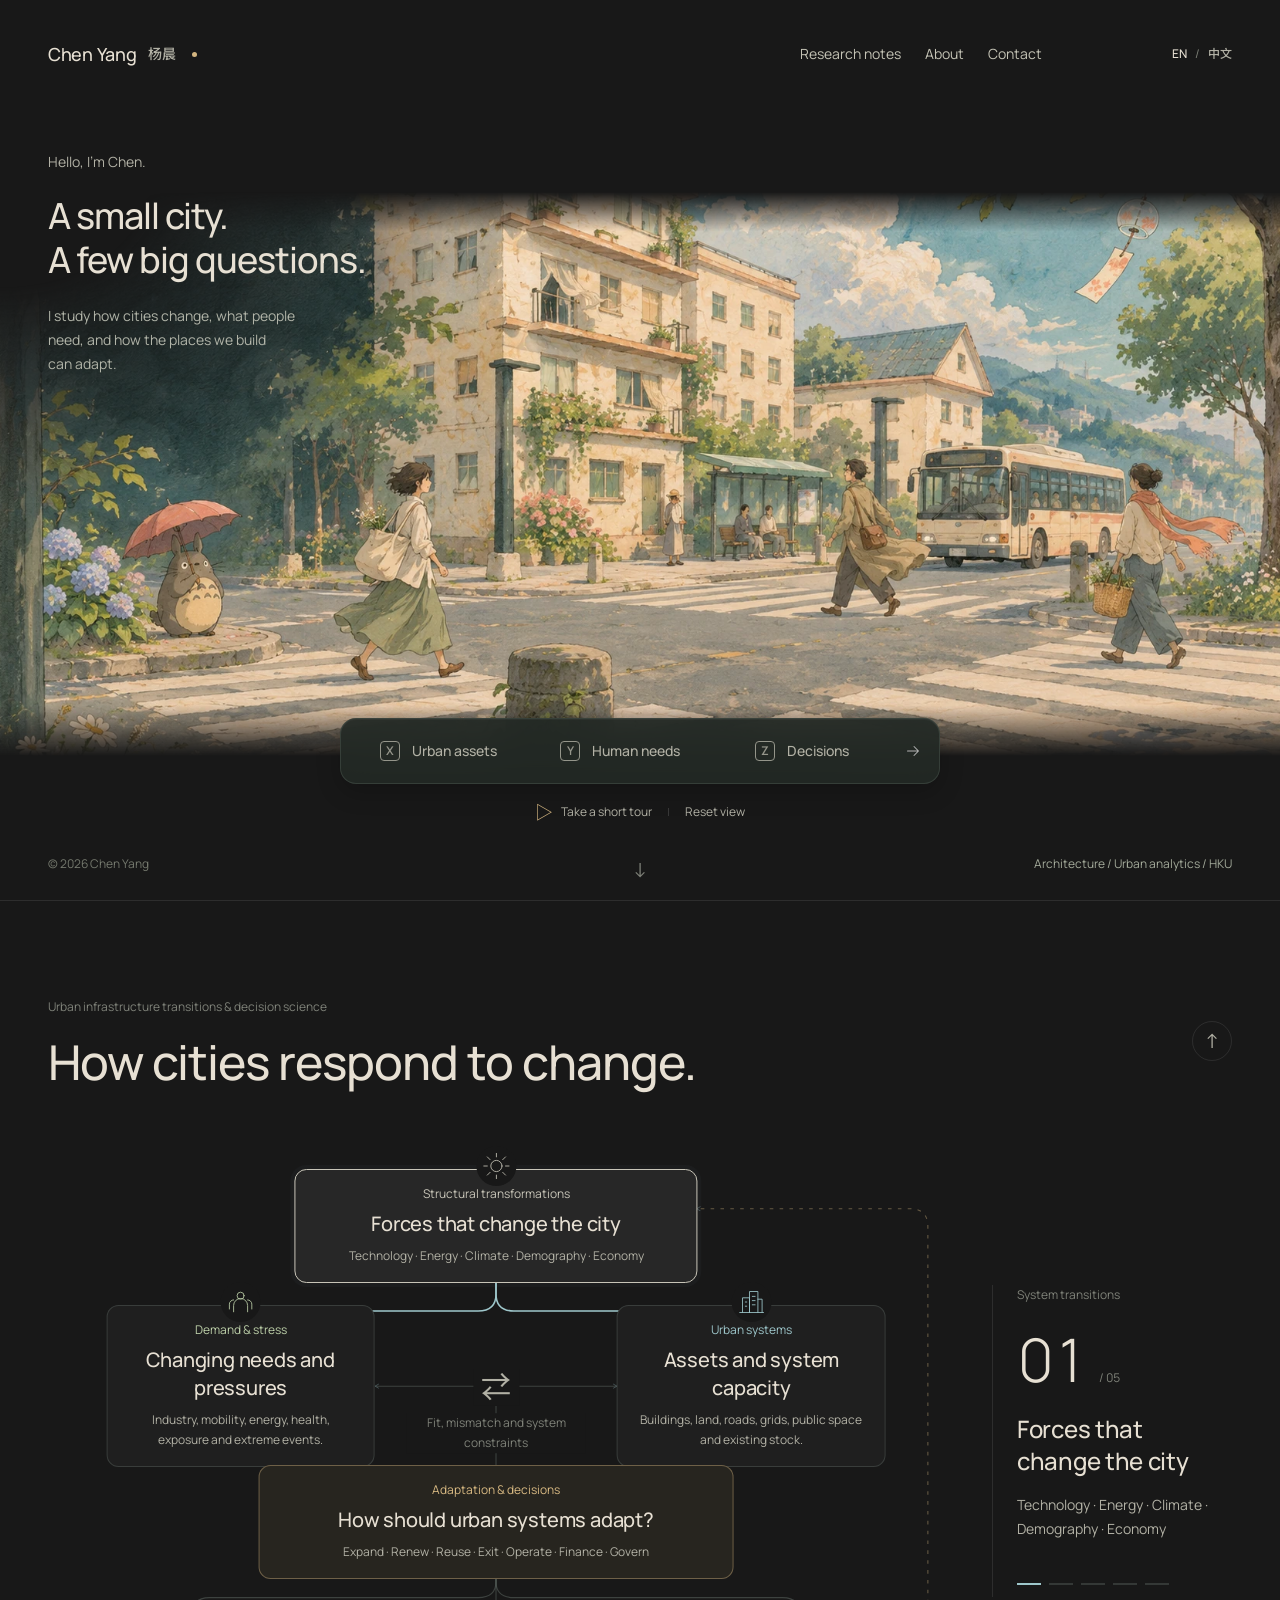
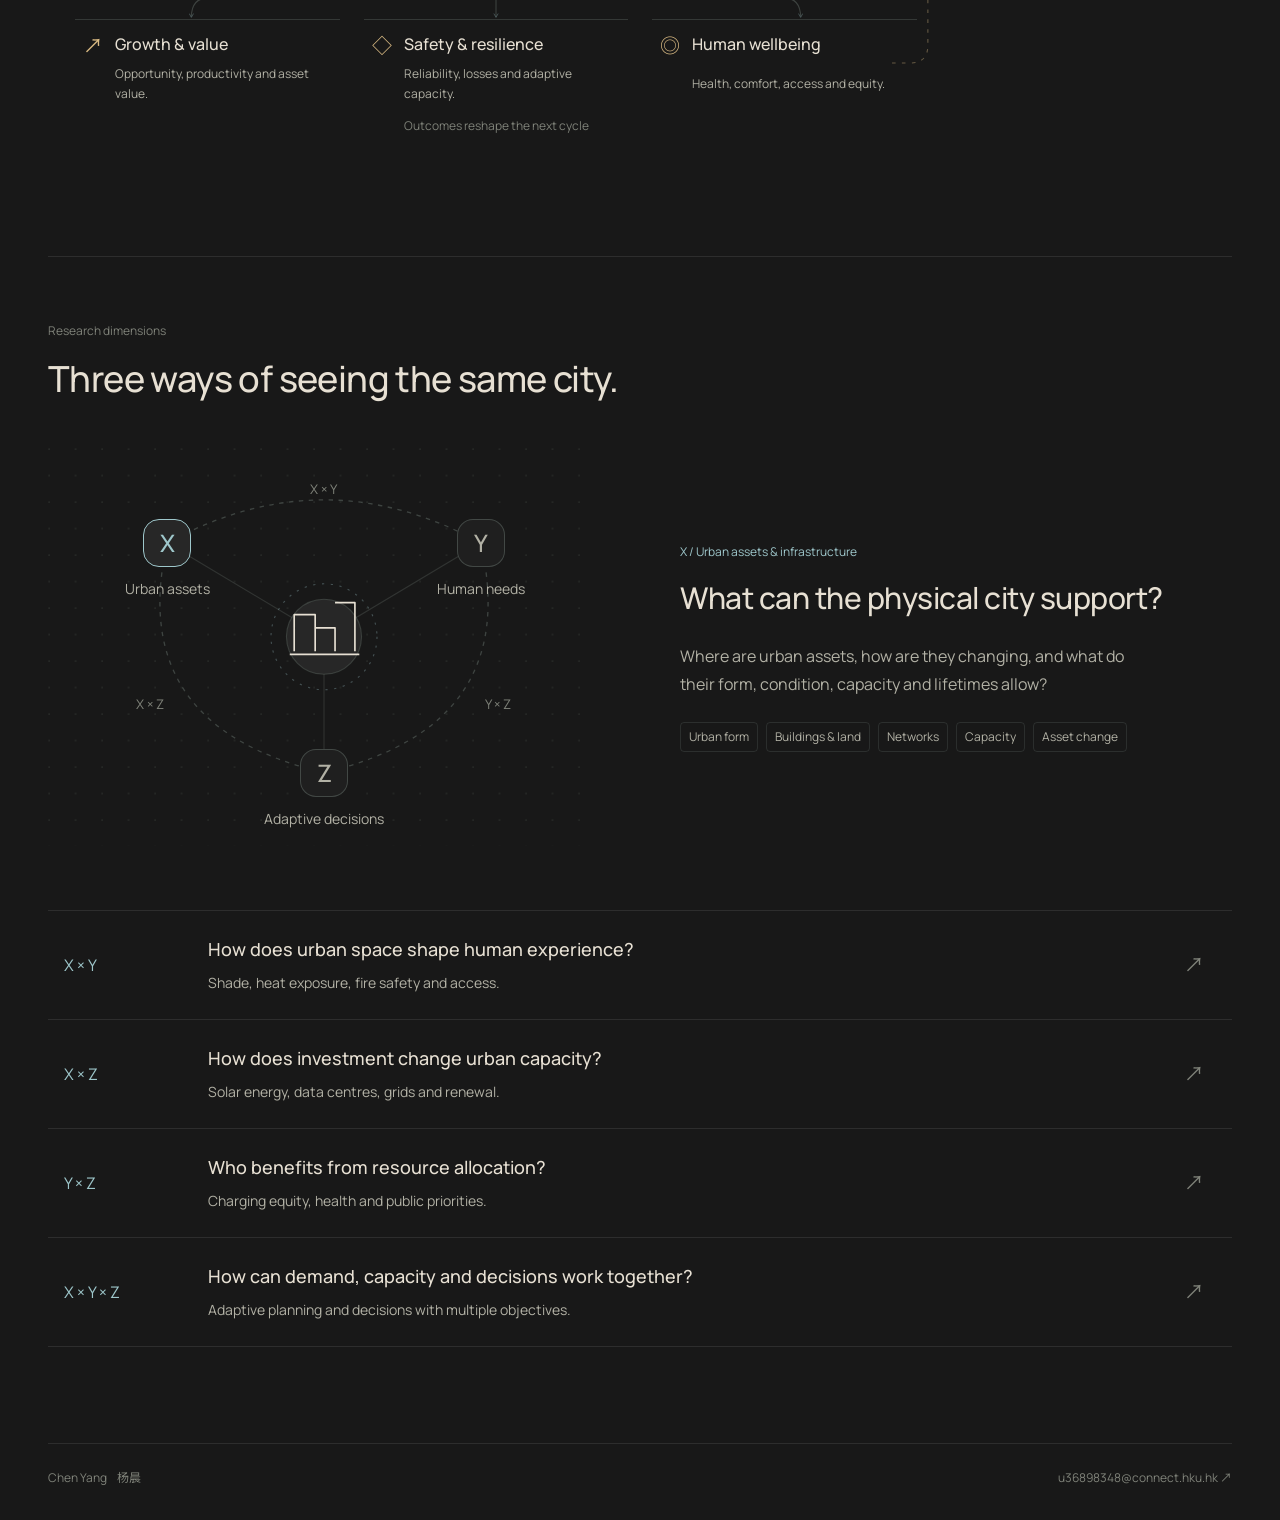
<file: index.html>
<!doctype html>
<html lang="en" data-lens="base"><head><meta name="site-revision" content="1e2f8ba561a5"><meta charset="utf-8"><meta name="viewport" content="width=device-width, initial-scale=1, viewport-fit=cover"><meta name="theme-color" content="#181818"><meta name="description" content="Chen Yang’s urban observatory. Explore how urban assets, human needs and adaptive decisions connect through an interactive concept city."><meta property="og:title" content="Chen Yang"><meta property="og:description" content="A small city. A few big questions."><meta property="og:type" content="website"><meta property="og:image" content="assets/social-preview.png"><meta name="twitter:card" content="summary_large_image"><title>Chen Yang</title><link rel="icon" href="assets/favicon.svg?v=1774f4397c32" type="image/svg+xml"><link rel="stylesheet" href="styles.css?v=3da7d14c31b5"><script src="content.js?v=85b2a2e9872e" defer></script><script src="observatory.js?v=2f22bfce1967" defer></script><script src="framework.js?v=52f0044e3d02" defer></script><script src="city-scene.js?v=52493d531a60" defer></script></head>
<body><a href="#chapter-title" class="skip-link" data-ui="skip">Skip to the current research question</a>
<header class="site-header"><a class="signature" href="#home" aria-label="Chen Yang home">Chen Yang <span lang="zh-CN">杨晨</span><span class="signature-dot" aria-hidden="true"></span></a><nav aria-label="Main navigation"><button data-open="research" data-ui="navResearch">Research notes</button><button data-open="about" data-ui="navAbout">About</button><button data-open="contact" data-ui="navContact">Contact</button></nav><div class="site-settings"><button id="lamp-button" aria-pressed="true" aria-label="Turn the desk light off"><span class="lamp-icon" aria-hidden="true">☼</span><span data-ui="light">Light</span></button><div class="language" role="group" aria-label="Website language"><button data-lang="en" aria-pressed="true">EN</button><span>/</span><button data-lang="zh" aria-pressed="false" lang="zh-CN">中文</button></div></div></header>
<main><section class="observatory" id="home"><section class="welcome" aria-labelledby="welcome-title"><p data-ui="greeting">Hello, I’m Chen.</p><h1 id="welcome-title"><span data-ui="headline1">A small city.</span><span data-ui="headline2">A few big questions.</span></h1><p class="welcome-copy" data-ui="welcome">I study how cities change, what people need, and how the places we build can adapt.</p></section>
<figure class="world" id="world" tabindex="-1" aria-label="Interactive city model"><canvas id="city-canvas" role="img" aria-label="Interactive city model"></canvas><div class="scene-tools"><button id="time-button" data-time="auto" aria-label="Day / night"><span id="time-icon" aria-hidden="true">☼</span><time id="city-clock">10:00</time><span data-ui="dayCycle">Day / night</span></button><div class="zoom-tools"><button id="zoom-out" aria-label="Zoom out">−</button><button id="zoom-in" aria-label="Zoom in">+</button></div></div><div class="scene-status" id="scene-status" aria-live="polite" data-ui="sceneLoading">Preparing the research table…</div></figure><aside id="object-popover" class="object-popover" aria-labelledby="object-title" aria-live="polite" hidden><button id="object-close" aria-label="Close selection">×</button><p id="object-kicker"></p><h3 id="object-title"></h3><p id="object-description"></p><button id="object-open"><span data-ui="openNote">Open note</span><img src="assets/icons/arrow-up-right.svg" alt="" width="16" height="16"></button></aside>
<section class="chapter" hidden aria-labelledby="chapter-title" aria-live="polite"><p class="chapter-overline"><span id="chapter-number">01</span><span id="chapter-label">The physical city</span></p><h2 id="chapter-title" tabindex="-1"></h2><p id="chapter-description"></p><button class="chapter-link" id="chapter-notes"><span data-ui="followQuestion">Follow this question</span><img src="assets/icons/arrow-right.svg" alt="" width="20" height="20"></button></section>
<div class="scene-controls"><div class="view-selector" role="group" aria-label="Research perspectives"><span class="selector-indicator" aria-hidden="true"></span><button data-view="assets" aria-pressed="false"><span class="view-number">X</span><span data-ui="viewAssets">Urban assets</span></button><button data-view="people" aria-pressed="false"><span class="view-number">Y</span><span data-ui="viewPeople">Human needs</span></button><button data-view="decisions" aria-pressed="false"><span class="view-number">Z</span><span data-ui="viewDecisions">Adaptive decisions</span></button><button id="next-chapter" class="next-chapter" aria-label="Next chapter"><img src="assets/icons/arrow-right.svg" alt="" width="20" height="20"></button></div><div class="playback-controls"><button id="tour-button" aria-pressed="false"><span id="tour-symbol" aria-hidden="true">▷</span><span data-ui="playTour">Take a short tour</span></button><span class="control-divider" aria-hidden="true"></span><button id="reset-camera" data-ui="reset">Reset view</button></div></div>
<footer class="scene-footer"><span>© 2026 Chen Yang</span><button data-open="about" data-ui="footerIdentity">Architecture / Urban analytics / HKU</button></footer><a href="#framework-panel" class="scroll-cue" aria-label="Research framework">↓</a>
</section><section class="framework-story" id="framework-panel" aria-labelledby="framework-title">
 <header class="research-heading"><p class="research-eyebrow" data-fw="identity">Urban infrastructure transitions &amp; decision science</p><h2 id="framework-title" data-fw="title">How cities respond to change.</h2><a class="back-to-city" href="#home" aria-label="Back to the city">↑</a></header>
 <div class="system-layout">
  <div class="system-diagram" id="process-view" aria-label="Urban system transitions" data-stage="0">
   <svg class="system-links" viewBox="0 0 1000 640" aria-hidden="true"><defs><marker id="fw-arrow" viewBox="0 0 10 10" refX="8" refY="5" markerWidth="5" markerHeight="5" orient="auto-start-reverse"><path d="M1 1 8 5 1 9" fill="none" stroke="currentColor" stroke-width="1.5"/></marker></defs>
    <path class="frame-route" id="route-demand" d="M500 130V155Q500 174 480 174H235Q215 174 215 197"/>
    <path class="frame-route" id="route-capacity" d="M500 130V155Q500 174 520 174H765Q785 174 785 197"/>
    <path class="frame-route coupling-route" id="route-coupling" d="M365 258H635"/>
    <path class="frame-route" id="route-decision" d="M500 280V360"/>
    <path class="frame-route" id="route-growth" d="M500 460V476Q500 494 480 494H180Q160 494 160 516"/>
    <path class="frame-route" id="route-resilience" d="M500 460V516"/>
    <path class="frame-route" id="route-wellbeing" d="M500 460V476Q500 494 520 494H820Q840 494 840 516"/>
    <path class="frame-route feedback-route" id="route-feedback" d="M942 567H962Q982 567 982 547V80Q982 60 962 60H724"/>
    <g class="flow-points"><circle data-flow="route-demand" r="3.5"/><circle data-flow="route-capacity" r="3.5"/><circle data-flow="route-decision" r="3.5"/><circle data-flow="route-growth" r="3.5"/><circle data-flow="route-resilience" r="3.5"/><circle data-flow="route-wellbeing" r="3.5"/><circle data-flow="route-feedback" r="3.5"/></g>
   </svg>
   <button class="system-node forces-node" data-fw-stage="0" aria-pressed="true"><span class="system-symbol" aria-hidden="true"><svg viewBox="0 0 40 40"><circle cx="20" cy="20" r="8"/><path d="M20 2v5m0 26v5M2 20h5m26 0h5M7 7l4 4m18 18 4 4M7 33l4-4m18-18 4-4"/></svg></span><span class="system-label" data-fw="transformationLabel">Structural transformations</span><strong data-fw="transformationTitle">Forces that change the city</strong><span class="system-body" data-fw="transformations">Technology · Energy · Climate · Demography · Economy</span></button>
   <button class="system-node needs-node" data-fw-stage="1" aria-pressed="false"><span class="system-symbol" aria-hidden="true"><svg viewBox="0 0 40 40"><circle cx="20" cy="11" r="5"/><path d="M10 34v-9a10 10 0 0 1 20 0v9M4 30v-7a6 6 0 0 1 6-6m26 13v-7a6 6 0 0 0-6-6"/></svg></span><span class="system-label" data-fw="demandLabel">Demand &amp; stress</span><strong data-fw="demandTitle">Changing needs and pressures</strong><span class="system-body" data-fw="demandText">Industry, mobility, energy, health, exposure and extreme events.</span></button>
   <div class="system-coupling"><span aria-hidden="true">⇄</span><p data-fw="coupling">Fit, mismatch and system constraints</p></div>
   <button class="system-node capacity-system" data-fw-stage="2" aria-pressed="false"><span class="system-symbol" aria-hidden="true"><svg viewBox="0 0 40 40"><path d="M3 35h34M7 35V14h10v21m0 0V5h12v30m0-19h6v19M11 20h2m-2 6h2m8-14h4m-4 6h4m-4 6h4"/></svg></span><span class="system-label" data-fw="capacityLabel">Urban systems</span><strong data-fw="capacityTitle">Assets and system capacity</strong><span class="system-body" data-fw="capacityText">Buildings, land, roads, grids, public space and existing stock.</span></button>
   <button class="system-node choice-node" data-fw-stage="3" aria-pressed="false"><span class="system-label" data-fw="decisionLabel">Adaptation &amp; decisions</span><strong data-fw="decisionTitle">How should urban systems adapt?</strong><span class="system-body" data-fw="decisionText">Expand · Renew · Reuse · Exit · Operate · Finance · Govern</span></button>
   <div class="system-outcomes"><button data-fw-stage="4" data-outcome="growth" aria-pressed="false"><span aria-hidden="true">↗</span><strong data-fw="growth">Growth &amp; value</strong><small data-fw="growthText">Opportunity, productivity and asset value.</small></button><button data-fw-stage="4" data-outcome="resilience" aria-pressed="false"><span aria-hidden="true">◇</span><strong data-fw="resilience">Safety &amp; resilience</strong><small data-fw="resilienceText">Reliability, losses and adaptive capacity.</small></button><button data-fw-stage="4" data-outcome="wellbeing" aria-pressed="false"><span aria-hidden="true">◎</span><strong data-fw="wellbeing">Human wellbeing</strong><small data-fw="wellbeingText">Health, comfort, access and equity.</small></button></div>
   <p class="system-feedback" data-fw="feedback">Outcomes reshape the next cycle</p>
  </div>
  <aside class="stage-story"><p class="research-eyebrow" data-fw="process">System transitions</p><p class="stage-counter"><span id="stage-number">01</span><span>/ 05</span></p><h3 id="stage-title"></h3><p id="stage-description"></p><div class="stage-progress" role="group" aria-label="System stages"><button data-fw-stage="0" aria-label="Stage 1" aria-pressed="true"></button><button data-fw-stage="1" aria-label="Stage 2" aria-pressed="false"></button><button data-fw-stage="2" aria-label="Stage 3" aria-pressed="false"></button><button data-fw-stage="3" aria-label="Stage 4" aria-pressed="false"></button><button data-fw-stage="4" aria-label="Stage 5" aria-pressed="false"></button></div></aside>
 </div>
 <section class="dimensions-section" id="axes-view" aria-labelledby="dimensions-title">
  <header class="dimensions-heading"><p class="research-eyebrow" data-fw="axes">Research dimensions</p><h3 id="dimensions-title" data-fw="dimensionsTitle">Three ways of seeing the same city.</h3></header>
  <div class="dimensions-layout"><div class="axes-map dimensions-map" data-axis="assets"><svg viewBox="0 0 500 360" aria-hidden="true"><defs><pattern id="dimension-grid" width="24" height="24" patternUnits="userSpaceOnUse"><circle cx="1" cy="1" r=".7" fill="currentColor" opacity=".16"/></pattern></defs><rect width="500" height="360" fill="url(#dimension-grid)"/><path class="axis-link xy-link" d="M108 86Q250 8 392 86"/><path class="axis-link xz-link" d="M108 86Q70 252 250 294"/><path class="axis-link yz-link" d="M392 86Q430 252 250 294"/><path class="dimension-spoke" d="M108 86 250 171 392 86M250 171V294"/><circle class="dimension-orbit" cx="250" cy="171" r="48"/><circle class="dimension-core" cx="250" cy="171" r="34"/><path class="dimension-city" d="M223 184v-33h19v33m0-21h18v21m0-44h18v44m-59 3h63"/><text class="dimension-edge" x="250" y="42">X × Y</text><text class="dimension-edge" x="92" y="236">X × Z</text><text class="dimension-edge" x="408" y="236">Y × Z</text></svg><button class="dimension-node dimension-x" data-axis="assets" aria-pressed="true"><span>X</span><small data-fw="assetsShort">Urban assets</small></button><button class="dimension-node dimension-y" data-axis="people" aria-pressed="false"><span>Y</span><small data-fw="peopleShort">Human needs</small></button><button class="dimension-node dimension-z" data-axis="decisions" aria-pressed="false"><span>Z</span><small data-fw="decisionsShort">Adaptive decisions</small></button></div><div class="dimension-detail" aria-live="polite"><p id="axis-label"></p><h4 id="axis-title"></h4><p id="axis-description"></p><div class="axis-terms" id="axis-terms"></div></div></div>
  <div class="intersections" aria-label="Research intersections"><button data-relation="xy"><span>X × Y</span><div><strong data-fw="xyQuestion">How does urban space shape human experience?</strong><small data-fw="xyExamples">Shade, heat exposure, fire safety and access.</small></div><span class="intersection-arrow" aria-hidden="true">↗</span></button><button data-relation="xz"><span>X × Z</span><div><strong data-fw="xzQuestion">How does investment change urban capacity?</strong><small data-fw="xzExamples">Solar energy, data centres, grids and renewal.</small></div><span class="intersection-arrow" aria-hidden="true">↗</span></button><button data-relation="yz"><span>Y × Z</span><div><strong data-fw="yzQuestion">Who benefits from resource allocation?</strong><small data-fw="yzExamples">Charging equity, health and public priorities.</small></div><span class="intersection-arrow" aria-hidden="true">↗</span></button><button data-relation="xyz"><span>X × Y × Z</span><div><strong data-fw="xyzQuestion">How can demand, capacity and decisions work together?</strong><small data-fw="xyzExamples">Adaptive planning and decisions with multiple objectives.</small></div><span class="intersection-arrow" aria-hidden="true">↗</span></button></div>
 </section>
 <footer class="research-footer"><span>Chen Yang <span lang="zh-CN">杨晨</span></span><a href="mailto:u36898348@connect.hku.hk">u36898348@connect.hku.hk ↗</a></footer>
</section>
</main>
<dialog class="notebook" id="notebook" aria-labelledby="notebook-title"><div class="notebook-top"><button id="notebook-back" class="notebook-back" hidden aria-label="Back to notes">←</button><p id="notebook-category"></p><button id="close-notebook" class="close-notebook" aria-label="Close notebook">×</button></div><div class="notebook-body" id="notebook-body"></div></dialog>
<noscript><style>.scene-status{display:none}</style><section class="no-script"><h2>Chen Yang 杨晨</h2><p>Urban infrastructure transitions and decision science. MSc Urban Analytics, The University of Hong Kong. Enable JavaScript to explore the city and read the research notes.</p><a href="mailto:u36898348@connect.hku.hk">u36898348@connect.hku.hk</a></section></noscript>
</body></html>
</file>
<file: styles.css>
@font-face{font-family:Manrope;src:url('assets/fonts/Manrope-Variable.ttf?v=3ae11c49db04') format('truetype');font-weight:200 800;font-display:swap}
:root{--bg:#181818;--ink:#e7e0d3;--muted:#a7a397;--faint:#6d6b63;--line:#ffffff17;--accent:#d3b580;--paper:#efebe1;--paper-ink:#292b27;--ease:cubic-bezier(.22,1,.36,1);--lens:#a4c9cc;color-scheme:dark}*{box-sizing:border-box}html,body{margin:0;min-height:100%;background:var(--bg);color:var(--ink)}html{font-family:Manrope,"Microsoft YaHei","PingFang SC",sans-serif;font-size:14px}body{overflow-x:hidden}button,a{font:inherit;touch-action:manipulation;-webkit-tap-highlight-color:transparent}button{color:inherit;cursor:pointer;border:0;background:transparent}a{text-decoration:none;color:inherit}button,a{outline-offset:5px;transition:opacity .3s var(--ease),background-color .3s var(--ease),transform .5s var(--ease),color .3s var(--ease)}button:hover,a:hover{color:#fff}button:focus-visible,a:focus-visible{outline:2px solid var(--accent)}button:active{transform:scale(.98)}img{display:block;max-width:100%}p,h1,h2,h3,h4,figure{margin:0}h1,h2,h3{text-wrap:balance}p{text-wrap:pretty}button[hidden],[hidden]{display:none!important}.skip-link{position:fixed;top:16px;left:24px;transform:translateY(-200%);background:var(--paper);color:var(--paper-ink);padding:12px 16px;z-index:100;border-radius:8px}.skip-link:focus{transform:none}.site-header{position:absolute;top:0;left:0;right:0;z-index:10;display:flex;align-items:center;gap:40px;max-width:1600px;padding:32px 48px;margin:auto}.signature{display:flex;align-items:center;gap:12px;font-size:18px;line-height:28px;letter-spacing:-.5px;white-space:nowrap}.signature>span[lang]{font-size:14px;color:var(--muted);letter-spacing:0}.signature-dot{width:5px;height:5px;border-radius:50%;background:var(--accent);margin-left:4px}.site-header nav{display:flex;align-items:center;gap:24px;margin-left:auto}.site-header nav button{padding:8px 0;color:var(--muted);font-size:14px;line-height:20px}.site-header nav button:hover{color:var(--ink)}.site-settings{display:flex;align-items:center;gap:32px;font-size:12px;line-height:16px;color:var(--muted)}#lamp-button{display:flex;gap:8px;align-items:center;padding:8px 0}#lamp-button[aria-pressed=true] .lamp-icon{color:var(--accent)}.lamp-icon{font-size:24px;line-height:28px;color:var(--faint)}.language{display:flex;align-items:center;gap:8px;white-space:nowrap}.language>span{color:var(--faint)}.language button{padding:8px 0;font-size:12px;line-height:16px;color:var(--muted)}.language button[aria-pressed=true]{color:var(--ink)}
.observatory{position:relative;min-height:max(800px,100dvh);max-width:1600px;margin:auto;isolation:isolate}.welcome{position:absolute;top:152px;left:48px;width:320px;z-index:3}.welcome>p:first-child{font-size:14px;line-height:20px;color:var(--muted);margin-bottom:24px}.welcome h1{font-size:36px;line-height:40px;font-weight:500;letter-spacing:-1.4px}.welcome h1 span{display:block}.welcome h1 span+span{margin-top:4px}.welcome-copy{margin-top:24px;max-width:280px;font-size:14px;line-height:24px;color:var(--muted)}.world{position:absolute;top:96px;bottom:144px;left:25%;right:0;z-index:1;min-height:480px;overflow:visible}#city-canvas{display:block;width:100%;height:100%;cursor:grab;touch-action:pan-y;outline:0}#city-canvas.dragging{cursor:grabbing}.scene-hint{position:absolute;bottom:4px;left:50%;transform:translateX(-50%);display:flex;align-items:center;gap:8px;width:max-content;max-width:90%;text-align:center;font-size:12px;line-height:16px;color:#a7a397b3;pointer-events:none}.hint-dot{width:4px;height:4px;border-radius:50%;background:var(--faint);flex-shrink:0}.scene-status{position:absolute;top:45%;left:50%;transform:translate(-50%,-50%);font-size:12px;color:var(--muted);pointer-events:none}.scene-ready .scene-status,.flat-view .scene-status{display:none}.flat-city{display:none;position:absolute;inset:24px 0 48px;padding:24px;pointer-events:none}.flat-city>svg{width:100%;height:100%;filter:sepia(.2) saturate(.55)}.flat-view #city-canvas{visibility:hidden}.flat-view .flat-city{display:block}.flat-city .city-people,.flat-city .city-decisions{opacity:.08;transition:opacity .5s var(--ease)}.flat-city .city-assets{opacity:1;transition:opacity .5s var(--ease)}[data-lens=people] .flat-city .city-assets,[data-lens=decisions] .flat-city .city-assets{opacity:.2}[data-lens=people] .flat-city .city-people,[data-lens=decisions] .flat-city .city-decisions{opacity:1}
.hotspots{position:absolute;inset:0;pointer-events:none}.hotspot{position:absolute;top:0;left:0;display:flex;align-items:center;gap:8px;padding:8px 12px;background:#262622e8;border:1px solid #b2aa962b;border-radius:24px;color:#d8d4c7;font-size:12px;line-height:16px;white-space:nowrap;pointer-events:auto;opacity:0;box-shadow:0 4px 16px #0003;transition:opacity .3s var(--ease),background-color .3s var(--ease)}.scene-ready .hotspot,.flat-view .hotspot{opacity:.86}.hotspot:hover,.hotspot.selected{background:#373930;opacity:1;color:#fff}.hotspot-dot{width:5px;height:5px;background:var(--lens);border-radius:50%;box-shadow:0 0 8px var(--lens)}.hotspot[data-hotspot=street] .hotspot-dot{background:#c1d29b}.hotspot[data-hotspot=future] .hotspot-dot{background:#dfb573}.hotspot.selected{border-color:#b9ad8759}.flat-view .hotspot[data-hotspot=solar]{transform:translate(-50%,-50%)!important;left:39%;top:28%}.flat-view .hotspot[data-hotspot=street]{transform:translate(-50%,-50%)!important;left:55%;top:64%}.flat-view .hotspot[data-hotspot=future]{transform:translate(-50%,-50%)!important;left:70%;top:43%}
.chapter{position:absolute;left:48px;bottom:200px;z-index:3;width:296px}.chapter-overline{display:flex;gap:12px;align-items:center;font-size:12px;line-height:16px;color:var(--lens);margin-bottom:16px}.chapter-overline>span:first-child{font-variant-numeric:tabular-nums;opacity:.6}.chapter h2{font-size:24px;line-height:32px;font-weight:500;letter-spacing:-.65px;max-width:300px;outline:none}.chapter>p:not(.chapter-overline){font-size:14px;line-height:24px;color:var(--muted);margin-top:16px;max-width:288px}.chapter-link{display:flex;align-items:center;gap:16px;padding:8px 0;margin-top:16px;color:var(--lens);font-size:12px;line-height:16px}.chapter-link img{filter:invert(.8);width:16px;height:16px}.chapter-link:hover{opacity:.7;transform:translateX(4px)}.chapter.changing{opacity:.4;transform:translateY(4px)}.chapter{transition:opacity .3s var(--ease),transform .5s var(--ease)}
.scene-controls{position:absolute;bottom:72px;left:50%;transform:translateX(-50%);z-index:5;min-width:600px}.view-selector{display:flex;align-items:stretch;gap:4px;padding:8px;background:#292923eb;border:1px solid #ffffff12;border-radius:16px;box-shadow:0 16px 48px #0002;backdrop-filter:blur(16px)}.view-selector>button{display:flex;align-items:center;gap:12px;padding:12px 16px;font-size:14px;line-height:20px;color:var(--muted);border-radius:8px;white-space:nowrap}.view-selector>button[aria-pressed=true]{background:#e3dbca;color:#282a25}.view-selector>button:hover:not([aria-pressed=true]){background:#ffffff0a;color:var(--ink)}.view-number{font-size:12px;line-height:16px;opacity:.6;font-variant-numeric:tabular-nums}.view-selector>.next-chapter{padding-inline:12px}.next-chapter img{filter:invert(.7)}.playback-controls{display:flex;align-items:center;justify-content:center;gap:16px;font-size:12px;line-height:16px;color:var(--faint);margin-top:16px}.playback-controls button{display:flex;align-items:center;gap:8px;padding:4px 0;color:var(--muted)}.playback-controls button:hover{color:var(--ink)}.playback-controls button[aria-pressed=true]{color:var(--accent)}.control-divider{width:1px;height:8px;background:#ffffff24}.scene-footer{position:absolute;bottom:24px;left:48px;right:48px;z-index:3;display:flex;gap:24px;justify-content:space-between;align-items:center;font-size:12px;line-height:16px;color:var(--faint)}.scene-footer>button{padding:4px 0;font-size:12px;line-height:16px;color:var(--muted)}.keyboard-hint{opacity:.6}
.notebook{position:fixed;inset:16px 16px 16px auto;width:min(520px,calc(100% - 32px));height:calc(100dvh - 32px);max-height:none;max-width:none;margin:0;padding:0;border:1px solid #b8b3a4;border-radius:16px;background:var(--paper);color:var(--paper-ink);box-shadow:-16px 0 80px #0005;color-scheme:light}.notebook::backdrop{background:#10100e55;backdrop-filter:blur(3px)}.notebook-top{position:sticky;top:0;display:flex;align-items:center;gap:16px;padding:16px 24px;background:var(--paper);border-bottom:1px solid #2d332515;z-index:1}.notebook-top p{font-size:12px;line-height:16px;color:#75786c}.close-notebook{margin-left:auto;display:grid;place-items:center;width:40px;height:40px;font-size:24px;line-height:32px;border-radius:50%;color:#616657;background:#e1dfd3}.close-notebook:hover{background:#d5d4c5;color:#222}.notebook-back{width:32px;height:32px;color:#646d59}.notebook button:focus-visible,.notebook a:focus-visible{outline-color:#5b7252}.notebook-body{padding:32px}.notebook h2{font-size:30px;line-height:36px;font-weight:500;letter-spacing:-.8px;margin-bottom:24px}.notebook h3{font-size:20px;line-height:28px;font-weight:500;margin-bottom:16px}.notebook p{font-size:14px;line-height:24px;color:#63685b}.notebook p+p{margin-top:16px}.note-intro{margin-bottom:32px}.note-meta{font-size:12px!important;line-height:16px!important;color:#858675!important;margin-bottom:12px}.note-entry{padding:24px 0;border-top:1px solid #4b533b21}.note-entry h3{margin-bottom:12px}.note-entry>p{font-size:14px;line-height:24px}.note-open,.note-paper{display:inline-flex;align-items:center;gap:8px;margin-top:16px;padding:4px 0;font-size:12px;line-height:16px;color:#546a4a}.note-open:hover,.note-paper:hover{color:#293d23;transform:translateX(4px)}.note-filter{display:flex;gap:8px;flex-wrap:wrap;margin-bottom:24px}.note-filter button{font-size:12px;line-height:16px;padding:8px 12px;border-radius:8px;color:#6a705d;background:#e4e3d7}.note-filter button[aria-pressed=true]{background:#4b5b42;color:#fff}.note-section{margin-top:32px}.note-section>h3{color:#58664d}.note-scope{padding:16px;background:#e5e4d8;border-radius:8px;font-size:12px!important;line-height:20px!important;margin-top:32px}.note-authors{font-size:12px!important;line-height:20px!important;color:#7d806f!important}.note-figure{margin-top:32px}.note-figure summary{font-size:12px;color:#53694b;cursor:pointer;line-height:20px}.note-figure img{margin-top:16px;border-radius:8px;background:#fff}.note-figure figcaption{font-size:12px;line-height:16px;color:#7f826e;margin-top:12px}.note-education,.experience-entry{margin-top:24px}.note-education h3,.experience-entry h4{font-size:16px;line-height:24px;font-weight:500;margin-top:8px;margin-bottom:8px}.note-education .date,.experience-entry .date{font-size:12px!important;line-height:16px!important;color:#8a8c7c!important}.note-education>p,.experience-entry>p{margin:0!important}.experience-entry>p.description{margin-top:12px!important}.note-email{display:block;margin-top:24px;overflow-wrap:anywhere;color:#4d6b42;font-size:16px;line-height:24px}.note-email:hover{color:#233a1b}.note-privacy{margin-top:48px;font-size:12px!important;line-height:20px!important;color:#929381!important}.chapter-related{display:flex;gap:12px;flex-wrap:wrap;margin-top:24px}.chapter-related button{padding:8px 12px;border-radius:8px;background:#e1e3d6;color:#4f6546;font-size:12px;line-height:16px}.no-script{padding:48px;color:var(--ink);position:relative;z-index:10}
[data-lens=people]{--lens:#c0d299}[data-lens=decisions]{--lens:#dfb573}.lamp-off{--accent:#8e9587}.lamp-off .world{opacity:.88}.flat-view .world{cursor:default}html[lang=zh-CN] .welcome h1{font-size:30px;line-height:40px;letter-spacing:0}html[lang=zh-CN] .chapter h2{font-size:24px;line-height:32px;letter-spacing:0}
@media(min-width:1700px){.site-header,.observatory{max-width:1680px}.welcome{top:176px}.chapter{bottom:224px}.world{top:96px;bottom:152px}}
@media(max-width:1150px){.site-header{padding:24px 32px;gap:24px}.welcome{left:32px;width:280px;top:136px}.welcome h1{font-size:30px;line-height:36px;letter-spacing:-1px}.welcome-copy{max-width:240px}.world{left:25%;top:96px;bottom:160px}.chapter{left:32px;width:250px;bottom:216px}.chapter h2{font-size:20px;line-height:28px}.chapter>p:not(.chapter-overline){max-width:245px}.scene-footer{left:32px;right:32px}.keyboard-hint{display:none}.scene-controls{min-width:560px}.view-selector>button{padding:12px;gap:8px}.site-settings{gap:24px}.site-header nav{gap:20px}.hotspot{font-size:12px;line-height:16px;padding:8px}.observatory{min-height:max(840px,100dvh)}}
@media(max-width:850px)and(min-width:701px){.world{left:20%;right:-4%;top:128px;bottom:200px;opacity:.9}.welcome{top:120px}.welcome-copy{max-width:220px}.chapter{bottom:224px;width:224px}.chapter>p:not(.chapter-overline){font-size:12px;line-height:20px;max-width:210px}.site-header nav{gap:16px}.site-header{gap:20px}.site-settings{gap:16px}#lamp-button>span:last-child{display:none}.scene-hint{font-size:12px;line-height:16px;max-width:70%}.hotspot{font-size:12px;line-height:16px}}
@media(max-width:700px){.site-header{position:relative;padding:20px 20px 12px;flex-wrap:wrap;gap:12px}.signature{font-size:16px;line-height:24px;gap:8px}.signature>span[lang]{font-size:12px;line-height:16px}.site-header nav{order:3;width:100%;gap:24px;margin:0;justify-content:flex-start}.site-header nav button{font-size:12px;line-height:16px;padding:8px 0}.site-settings{margin-left:auto;gap:16px;font-size:12px;line-height:16px}#lamp-button{padding:4px 0}#lamp-button>span:last-child{display:none}.language{gap:8px}.observatory{display:flex;flex-direction:column;min-height:0;padding-bottom:24px;max-width:600px}.welcome{position:relative;top:auto;left:auto;width:auto;margin:24px 24px 0;order:0;z-index:3}.welcome>p:first-child{font-size:12px;line-height:16px;margin-bottom:12px}.welcome h1{font-size:30px;line-height:36px;letter-spacing:-.8px}.welcome h1 span{display:inline}.welcome h1 span+span{margin:0 0 0 8px}.welcome-copy{font-size:12px;line-height:20px;margin-top:16px;max-width:360px}.world{position:relative;inset:auto;left:auto;right:auto;top:auto;bottom:auto;min-height:0;width:100%;height:380px;margin-top:0;order:1}.scene-hint{font-size:12px;line-height:16px;bottom:0;max-width:85%;color:#9c9b8b}.flat-city{inset:0 0 24px;padding:8px}.chapter{position:relative;top:auto;left:auto;bottom:auto;width:auto;order:2;margin:32px 24px 0}.chapter-overline{font-size:12px;line-height:16px;margin-bottom:12px}.chapter h2{font-size:24px;line-height:32px;max-width:100%}.chapter>p:not(.chapter-overline){font-size:14px;line-height:24px;max-width:100%;margin-top:12px}.chapter-link{margin-top:12px;font-size:12px;line-height:16px}.scene-controls{position:relative;left:auto;bottom:auto;transform:none;min-width:0;order:3;margin:24px 20px 0}.view-selector{display:grid;grid-template-columns:repeat(3,1fr);gap:4px;padding:4px;border-radius:12px}.view-selector>button{padding:12px 8px;gap:8px;font-size:12px;line-height:16px;white-space:normal;justify-content:center;text-align:left;border-radius:8px}.view-number{font-size:12px;line-height:16px;opacity:.5}.view-selector>.next-chapter{display:none}.playback-controls{gap:12px;margin-top:16px;font-size:12px;line-height:16px;flex-wrap:wrap}.scene-footer{position:relative;bottom:auto;left:auto;right:auto;order:4;margin:24px 24px 0;display:flex;flex-wrap:wrap;gap:12px;font-size:12px;line-height:16px;justify-content:center;text-align:center}.scene-footer>span{width:100%}.scene-footer>.keyboard-hint{display:none}.scene-footer>button{font-size:12px;line-height:16px}.hotspot{padding:8px;font-size:12px;line-height:16px;gap:4px;max-width:180px;white-space:normal;text-align:left}.hotspot-dot{width:4px;height:4px;flex-shrink:0}.hotspot:not(.selected){opacity:.68}.notebook{inset:8px;width:calc(100% - 16px);height:calc(100dvh - 16px);border-radius:12px}.notebook-body{padding:24px}.notebook-top{padding:12px 16px;gap:12px}.notebook h2{font-size:24px;line-height:32px}.notebook h3{font-size:18px;line-height:28px}.notebook p{font-size:14px;line-height:24px}.close-notebook{width:36px;height:36px}.welcome h1>span:first-child:after{content:' '}.scene-status{font-size:12px;line-height:16px}html[lang=zh-CN] .welcome h1{font-size:24px;line-height:32px}html[lang=zh-CN] .welcome h1 span{display:block}html[lang=zh-CN] .welcome h1 span+span{margin:4px 0 0}html[lang=zh-CN] .welcome-copy{font-size:14px;line-height:24px;max-width:340px}}
@media(max-width:375px){.site-header{padding-inline:16px}.site-settings{gap:12px}.signature-dot{display:none}.world{height:340px}.welcome,.chapter{margin-inline:20px}.scene-controls{margin-inline:16px}.hotspot{font-size:12px;line-height:16px;max-width:152px;padding:4px 8px}.view-selector>button{gap:4px;padding:12px 4px}.playback-controls{gap:8px}}
.error-page{width:calc(100% - 48px);max-width:680px;margin:96px auto 48px;padding-top:48px}.error-page h1{font-size:36px;line-height:40px;font-weight:500;margin-bottom:24px}.error-page p{font-size:16px;line-height:24px;color:var(--muted);margin-bottom:24px}.error-page .button{display:inline-flex;padding:12px 16px;border:1px solid #a7a39755;border-radius:8px;color:var(--accent)}
@media(prefers-reduced-motion:reduce){*,*:before,*:after{scroll-behavior:auto!important;transition:none!important;animation:none!important}.chapter.changing{opacity:1;transform:none}}

.chapter h2{white-space:pre-line}

@font-face{font-family:"Noto Sans SC";src:url('assets/fonts/NotoSansSC-subset.ttf?v=52cc5e201720') format('truetype');font-weight:100 900;font-display:swap}
:root{--muted:#b2b1a5;--faint:#7f8279;--lens:#9ed8df;--motion:cubic-bezier(.22,1,.36,1);--fw-line:#707d7860;--fw-accent:#b9d5ca}
html{font-family:Manrope,"Noto Sans SC","Microsoft YaHei",sans-serif}button,a{font-family:inherit}.signature{font-weight:500;letter-spacing:-.3px}.site-header nav button{color:#c4c3b5}.language button{font-weight:500}.welcome h1{font-weight:500;letter-spacing:-1px}.welcome-copy{color:#b2b5a9}.chapter h2{font-weight:500;letter-spacing:-.4px}.chapter-overline{letter-spacing:.02em}.chapter-link{font-size:14px;line-height:20px;color:var(--lens)}html[lang=zh-CN] .welcome h1{font-size:30px;line-height:40px;font-weight:500;letter-spacing:.01em}html[lang=zh-CN] .chapter h2{font-weight:500;letter-spacing:.015em}.scene-footer{color:#74786d}.scene-footer>button{color:#a3aa9a}.scene-hint,.keyboard-hint,.hotspots,.flat-city{display:none!important}
.view-selector{position:relative;background:#232925ed;border-color:#66776b4a;padding:8px;gap:4px;border-radius:16px;box-shadow:0 8px 24px #0003,inset 0 1px 0 #ffffff08}.selector-indicator{position:absolute;top:8px;bottom:8px;left:8px;width:calc((100% - 68px)/3);border-radius:8px;background:#c6d8d0;box-shadow:0 2px 8px #0002;transition:transform .5s var(--motion),background-color .3s var(--motion);pointer-events:none}.view-selector>button{z-index:1;flex:1;justify-content:center;font-weight:500;font-size:14px;line-height:20px;padding:12px 16px;min-height:48px}.view-selector>button[aria-pressed=true]{background:transparent;color:#1a302b}.view-number{font-size:12px;font-weight:600;line-height:16px;border:1px solid currentColor;opacity:.8;display:grid;place-items:center;width:20px;height:20px;border-radius:4px}.view-selector>.next-chapter{flex:0 0 36px;padding:8px}.view-selector>.next-chapter:hover{background:#ffffff0c}.next-chapter img{width:16px;height:16px}.view-mode-tabs{display:flex;gap:4px;background:#222823;border:1px solid #75816c35;padding:4px;border-radius:8px}.view-mode-tabs>button{display:flex;align-items:center;gap:8px;padding:8px 12px;border-radius:4px;font-size:12px;line-height:16px;color:#9eaa99}.view-mode-tabs>button[aria-pressed=true]{background:#3e4c40;color:#e4e9dc}.view-mode-tabs>button:hover{background:#354438;color:#f0f2e8}.view-mode-tabs>button:disabled{opacity:.35;cursor:default}.view-mode-tabs svg{width:16px;height:16px;stroke:currentColor;fill:none;stroke-width:1.3;stroke-linejoin:round}.playback-controls{gap:16px;margin-top:12px}.playback-controls>button{font-size:12px;line-height:16px}.playback-controls #tour-symbol{font-size:18px;line-height:24px;color:var(--accent)}[data-lens=people]{--lens:#c4e5a2}[data-lens=decisions]{--lens:#edc68b}[data-lens=people] .selector-indicator{transform:translateX(calc(100% + 4px));background:#d1dfb9}[data-lens=decisions] .selector-indicator{transform:translateX(calc(200% + 8px));background:#e8d6b7}
.has-selection .chapter{display:none}
.object-popover{position:absolute;left:48px;bottom:200px;z-index:4;width:296px;max-width:calc(100% - 48px);padding:20px 0 0;border-top:1px solid var(--line);animation:selection-in .35s var(--motion)}
.object-popover>p:first-of-type{font-size:12px;line-height:20px;color:var(--lens);margin-bottom:12px;padding-right:40px}
.object-popover h3{font-size:24px;line-height:32px;font-weight:500;letter-spacing:-.4px;padding-right:24px}
.object-popover #object-description{font-size:14px;line-height:24px;color:var(--muted);margin-top:12px}
.object-popover #object-close{position:absolute;right:0;top:12px;display:grid;place-items:center;width:32px;height:32px;color:var(--muted);border-radius:50%;font-size:22px;line-height:28px}
.object-popover #object-close:hover{background:#ffffff0d;color:var(--ink)}
.object-popover #object-open{display:flex;align-items:center;gap:20px;margin-top:20px;padding:10px 14px;border:1px solid #ffffff20;border-radius:8px;background:#ffffff06;color:var(--ink);font-size:13px;line-height:20px}
.object-popover #object-open img{filter:invert(.85)}
.object-popover #object-open:hover{background:#ffffff10;border-color:var(--lens);transform:translateX(2px)}
@keyframes selection-in{from{opacity:0;transform:translateY(8px)}to{opacity:1;transform:translateY(0)}}
@media(min-width:1700px){.object-popover{bottom:224px}}
@media(max-width:1150px){.object-popover{left:32px;width:250px;bottom:216px}.object-popover h3{font-size:22px;line-height:30px}}
@media(max-width:850px)and(min-width:701px){.object-popover{bottom:224px;width:224px}}

.notebook{background:#f0ede4;border-color:#ebe9dc;border-radius:16px}.notebook-top{background:#f0ede4}.notebook-body{padding:32px 40px}.notebook h2{font-weight:500;font-size:30px;line-height:36px;letter-spacing:-.5px}.notebook h3{font-weight:500}.notebook p{color:#586351}.note-entry{border-color:#5d6c4f24;padding:24px 0}.note-entry h3{font-size:20px;line-height:28px;letter-spacing:0}.note-meta{font-weight:400;letter-spacing:.01em}.note-open,.note-paper{font-weight:500}.note-filter button{border-radius:8px;transition:background-color .3s var(--motion),color .3s var(--motion)}.note-filter button[aria-pressed=true]{background:#52684e}.note-scope{background:#e3e6d9;line-height:24px!important}.close-notebook{background:#e0e4d7}.note-figure{display:none}
.framework-panel{position:absolute;top:128px;left:48px;right:48px;max-width:1120px;margin:auto;color:#e1e9df;z-index:2;animation:framework-enter .65s var(--motion)}.framework-heading{display:flex;align-items:center;justify-content:space-between;gap:32px;margin-bottom:24px}.framework-identity{font-size:12px;line-height:16px;letter-spacing:.02em;color:#9bb5a6;margin-bottom:12px}.framework-heading h2{font-size:30px;line-height:36px;font-weight:500;letter-spacing:-.5px}.framework-tabs{display:flex;align-items:center;gap:4px;padding:4px;border-radius:12px;border:1px solid #778d7b30;background:#1e2622;flex-shrink:0}.framework-tabs button{font-size:14px;line-height:20px;padding:12px 16px;border-radius:8px;color:#9faf9e}.framework-tabs button[aria-selected=true]{background:#d5e0d1;color:#283b2c}.framework-mode .observatory{min-height:max(960px,100dvh)}.framework-mode .world,.framework-mode .welcome,.framework-mode .chapter{opacity:0;pointer-events:none;visibility:hidden}.framework-mode .view-selector{display:none}.framework-mode .scene-controls{min-width:0;bottom:64px}.framework-mode .playback-controls{background:#212922ef;border:1px solid #78927238;padding:8px 16px;border-radius:12px;box-shadow:0 8px 24px #0003}.framework-mode #reset-camera,.framework-mode .control-divider{display:none}.framework-mode #lamp-button{opacity:.25;pointer-events:none}.framework-mode .scene-footer{color:#64705f}.world,.welcome,.chapter{transition:opacity .5s var(--motion),transform .65s var(--motion)}
.process-view{position:relative;height:clamp(540px,calc(100dvh - 360px),610px);isolation:isolate}.framework-lines{position:absolute;inset:0;width:100%;height:100%;color:var(--fw-accent);overflow:visible;z-index:-1}.frame-route{stroke:var(--fw-line);stroke-width:1.3;fill:none;marker-end:url(#fw-arrow);transition:stroke .5s var(--motion),opacity .5s var(--motion)}.frame-route.is-live{stroke:var(--fw-accent);stroke-width:2}.coupling-route{stroke-dasharray:3 6;marker-start:url(#fw-arrow)}.feedback-route{stroke-dasharray:3 8;opacity:.65}.flow-points circle{fill:var(--fw-accent);filter:drop-shadow(0 0 5px #a6d5bc55)}.flow-points circle:not(.is-live){display:none}.framework-node{position:absolute;text-align:left;background:#1e2723;border:1px solid #7e9c8b30;border-radius:16px;padding:16px 24px;color:#e1e8dc;box-shadow:0 8px 24px #00000012;transition:background-color .3s var(--motion),border-color .3s var(--motion),transform .5s var(--motion),box-shadow .5s var(--motion)}.framework-node:hover{background:#26352c;border-color:#9bb49f65;transform:translateY(-3px);color:#fff}.framework-node.is-active{background:#26392f;border-color:#a9cbb07d;box-shadow:0 0 0 4px #96bc9b06,0 12px 32px #0002}.node-index{position:absolute;left:16px;top:16px;font-size:12px;line-height:16px;color:#859a89;font-variant-numeric:tabular-nums}.node-label{display:block;font-size:12px;line-height:16px;color:#9aafa0;margin-bottom:8px}.framework-node strong{display:block;font-size:20px;line-height:28px;font-weight:500;letter-spacing:-.2px}.node-body{display:block;margin-top:8px;font-size:12px;line-height:20px;color:#b1bead}.transformation-node{top:0;left:26%;width:48%;height:16.4%;text-align:center;padding:12px 24px}.transformation-node .node-label{margin-bottom:4px}.transformation-node .node-body{margin-top:4px}.demand-node{top:25.9%;left:0;width:35%;height:20.3%;padding-left:40px}.capacity-node{top:25.9%;right:0;width:35%;height:20.3%;padding-left:40px}.coupling-node{position:absolute;top:27%;left:35%;width:30%;height:19%;display:flex;flex-direction:column;justify-content:center;align-items:center;gap:8px;text-align:center;pointer-events:none}.coupling-symbol{display:grid;place-items:center;font-size:30px;line-height:36px;width:56px;height:56px;background:#18221d;border:1px solid #78978035;border-radius:50%;color:#bbd3be}.coupling-node p{font-size:12px;line-height:20px;color:#91a28f;max-width:220px;background:#181818;padding:0 8px}.decision-node{top:54%;left:18.5%;width:63%;height:15.6%;text-align:center;padding:12px 24px;border-color:#bc9c5c45;background:#27291f}.decision-node .node-label{color:#b6aa82;margin-bottom:4px}.decision-node .node-body{margin-top:4px;color:#bdb69e}.decision-node.is-active{border-color:#dbbe7d9c;background:#353629}.decision-node .node-index{color:#b6a071}.outcomes{position:absolute;top:79%;left:0;right:0;display:grid;grid-template-columns:repeat(3,1fr);gap:40px}.outcomes button{text-align:left;display:grid;grid-template-columns:36px 1fr;column-gap:12px;row-gap:4px;padding:16px;border:1px solid transparent;border-radius:12px;color:#c9d7c4;min-height:88px}.outcomes button:hover,.outcomes button.is-active{background:#243027;border-color:#71896b4d}.outcome-symbol{grid-row:1/3;display:grid;place-items:center;align-self:start;width:32px;height:32px;font-size:24px;line-height:32px;color:#a8c3a1}.outcomes strong{font-weight:500;font-size:18px;line-height:28px}.outcomes button>span:last-child{font-size:12px;line-height:20px;color:#92a58d}.feedback-label{position:absolute;bottom:-8px;left:50%;transform:translateX(-50%);font-size:12px;line-height:16px;letter-spacing:.01em;color:#759373;background:#181818;padding:4px 16px;white-space:nowrap}.process-view[data-stage="1"]{--fw-accent:#bbd694}.process-view[data-stage="2"]{--fw-accent:#9bd9df}.process-view[data-stage="3"]{--fw-accent:#e1c28a}.process-view[data-stage="4"]{--fw-accent:#d9e3cf}
.axes-main{display:grid;grid-template-columns:46% 1fr;gap:48px;align-items:center;min-height:340px}.axes-map{position:relative;width:100%;max-width:500px;aspect-ratio:500/340}.axes-map svg{width:100%;height:100%;overflow:visible}.axis-link{fill:none;stroke:#8ba4924a;stroke-width:1.5;stroke-dasharray:4 6;transition:stroke .4s var(--motion),stroke-width .4s var(--motion)}.axis-spoke{fill:none;stroke:#8296832c;stroke-width:1}.axis-orbit{fill:#1d2a22;stroke:#7e9c7b42;stroke-width:1}.axis-city{fill:none;stroke:#a4c299;stroke-width:1.8;stroke-linejoin:round}.edge-label{fill:#7a947d;text-anchor:middle;font-size:12px;font-family:inherit}.axis-node{position:absolute;width:136px;padding:0;transform:translate(-50%,-36px);display:flex;flex-direction:column;align-items:center;gap:12px;color:#b8cbb7}.axis-node>span{display:grid;place-items:center;width:72px;height:72px;border:1px solid #7b9c8759;border-radius:24px;background:#21342b;font-size:30px;line-height:36px;font-weight:500;box-shadow:0 8px 16px #0002;transition:transform .5s var(--motion),background-color .3s var(--motion),border-color .3s var(--motion)}.axis-node small{font-size:12px;line-height:16px;font-weight:500;text-align:center;max-width:136px}.axis-node:hover>span{transform:translateY(-4px);background:#304c39;border-color:#acc29e}.axis-node:active{transform:translate(-50%,-36px)}.axis-node[aria-pressed=true]>span{background:#b9d4c4;color:#18382e;border-color:#d2e6d7}.axis-y>span{background:#2a3621;color:#c8dbb0}.axis-z>span{background:#383324;color:#dfcda6}.axis-x{left:22.4%;top:25.9%}.axis-y{left:77.6%;top:25.9%}.axis-z{left:50%;top:82.9%}.axis-detail>p:first-child{font-size:12px;line-height:20px;color:#8cb8a1;margin-bottom:16px}.axis-detail h3{font-size:30px;line-height:36px;font-weight:500;letter-spacing:-.4px;margin-bottom:20px}.axis-detail>p:not(:first-child){font-size:14px;line-height:24px;color:#afbcaa;max-width:500px}.axis-terms{display:flex;flex-wrap:wrap;gap:8px;margin-top:24px}.axis-terms>span{font-size:12px;line-height:16px;padding:8px 12px;border-radius:8px;background:#28382c;color:#a9c2a3}.relation-list{margin-top:24px;display:flex;flex-direction:column;gap:4px}.relation-list>button{display:grid;grid-template-columns:96px 1.4fr 1fr;align-items:center;gap:24px;padding:12px 16px;border-radius:8px;text-align:left;border:1px solid #8a9e7d00;color:#bdcbb5;background:#1b241d55;min-height:56px}.relation-list>button:hover,.relation-list>button.is-active{background:#2b3c2c;border-color:#8ca5813d;color:#e8efdf}.relation-list>button>span{font-size:14px;line-height:20px;color:#94bfa0}.relation-list strong{font-size:14px;line-height:20px;font-weight:500}.relation-list small{font-size:12px;line-height:20px;color:#8d9e86}.axes-map[data-relation=xy] .xy-link,.axes-map[data-relation=xz] .xz-link,.axes-map[data-relation=yz] .yz-link,.axes-map[data-relation=xyz] .axis-link{stroke:#c4dba0;stroke-width:3;stroke-dasharray:none}.axes-map[data-relation=xyz] .axis-orbit{stroke:#c4dba0;stroke-width:2}.axes-map[data-relation=xy] .axis-x>span,.axes-map[data-relation=xy] .axis-y>span,.axes-map[data-relation=xz] .axis-x>span,.axes-map[data-relation=xz] .axis-z>span,.axes-map[data-relation=yz] .axis-y>span,.axes-map[data-relation=yz] .axis-z>span{background:#b9d4c4;color:#18382e}
@keyframes framework-enter{from{opacity:0;transform:translateY(16px)}to{opacity:1;transform:none}}
@media(max-width:1150px){.framework-panel{left:32px;right:32px;top:120px}.framework-heading{gap:24px}.framework-heading h2{font-size:24px;line-height:32px}.framework-identity{max-width:480px}.framework-node{padding-inline:16px}.demand-node,.capacity-node{padding-left:36px}.node-body{font-size:12px;line-height:20px}.framework-node strong{font-size:18px;line-height:28px}.outcomes{gap:16px}.outcomes button{padding:12px;column-gap:8px}.outcomes strong{font-size:16px;line-height:24px}.axes-main{gap:24px}.axis-detail h3{font-size:24px;line-height:32px}.relation-list>button{grid-template-columns:80px 1.4fr 1fr;gap:16px}.scene-controls{min-width:600px}.view-selector>button{padding:12px}.selector-indicator{width:calc((100% - 68px)/3)}}
@media(max-width:850px)and(min-width:701px){.framework-panel{left:24px;right:24px}.framework-heading{align-items:start}.framework-identity{max-width:320px;font-size:12px;line-height:20px}.framework-tabs button{padding:8px 12px;font-size:12px;line-height:16px}.demand-node,.capacity-node{padding:12px 16px}.node-index{display:none}.node-body{font-size:12px;line-height:20px}.framework-node strong{font-size:16px;line-height:24px}.coupling-node p{max-width:150px;font-size:12px;line-height:20px}.outcomes button{grid-template-columns:24px 1fr;column-gap:8px}.outcome-symbol{font-size:20px;line-height:28px;width:24px}.outcomes strong{font-size:14px;line-height:20px}.outcomes button>span:last-child{font-size:12px;line-height:20px}.axes-main{grid-template-columns:46% 1fr;gap:24px}.axis-node>span{width:64px;height:64px;font-size:24px;line-height:32px}.axis-node{transform:translate(-50%,-32px)}.axis-detail h3{font-size:20px;line-height:28px}.axis-detail>p:not(:first-child){font-size:12px;line-height:20px}.axis-terms{gap:4px}.axis-terms>span{padding:4px 8px}.relation-list{margin-top:32px}.relation-list>button{grid-template-columns:72px 1fr;padding:12px}.relation-list small{grid-column:2}}
@media(max-width:700px){.site-header{padding-top:24px}.signature{font-size:18px;line-height:28px}.site-header nav button{font-size:14px;line-height:20px}.site-header nav{gap:24px}.welcome{margin-top:24px}.welcome-copy{font-size:14px;line-height:24px}.welcome h1{font-size:30px;line-height:36px}.world{height:400px}.chapter{margin-top:16px}.chapter-link{font-size:14px;line-height:20px}.view-selector{padding:4px;gap:4px;grid-template-columns:repeat(3,1fr);border-radius:12px}.selector-indicator{top:4px;bottom:4px;left:4px;width:calc((100% - 16px)/3)}.view-selector>button{font-size:12px;line-height:20px;padding:12px 8px;gap:8px;white-space:nowrap;min-height:48px}.view-number{font-size:12px;line-height:16px;width:16px;height:16px;flex-shrink:0}.scene-controls{min-width:0;margin-top:24px}.playback-controls{gap:12px;margin-top:16px}.view-mode-tabs>button{font-size:12px;line-height:16px;padding:8px}.view-mode-tabs svg{width:14px;height:14px}.playback-controls>.control-divider{display:none}.scene-footer{margin-top:24px;justify-content:space-between;font-size:12px;line-height:16px}.scene-footer>span{width:auto}.object-popover{position:relative;inset:auto;order:2;width:auto;max-width:none;margin:16px 24px 0;padding:20px 0 0;border-radius:0}.object-popover h3{font-size:18px;line-height:28px}.notebook-body{padding:24px}.notebook h2{font-size:24px;line-height:32px}.framework-mode .observatory{min-height:0;padding-bottom:136px}.framework-panel{position:relative;inset:auto;margin:32px 20px 0;max-width:none;animation:framework-enter .5s var(--motion)}.framework-heading{flex-direction:column;align-items:stretch;gap:24px;margin-bottom:24px}.framework-heading h2{font-size:30px;line-height:36px}.framework-identity{font-size:12px;line-height:20px;margin-bottom:12px}.framework-tabs{align-self:start}.framework-tabs button{font-size:14px;line-height:20px;padding:8px 12px}.framework-mode .welcome,.framework-mode .world,.framework-mode .chapter{display:none}.process-view{display:flex;flex-direction:column;gap:24px;height:auto;min-height:0}.framework-lines{display:none}.framework-node{position:relative;inset:auto!important;width:100%;height:auto!important;min-height:124px;padding:20px 24px;text-align:left}.framework-node strong{font-size:20px;line-height:28px}.node-index{position:relative;display:inline-block;left:auto;top:auto;margin-right:8px}.node-label{display:inline-block;font-size:12px;line-height:20px;margin-bottom:12px!important}.node-body{font-size:14px;line-height:24px;margin-top:12px!important}.transformation-node{order:1}.demand-node{order:2}.coupling-node{position:relative;inset:auto;order:3;width:100%;height:auto;gap:8px}.coupling-symbol{width:40px;height:40px;font-size:24px;line-height:32px}.coupling-node p{font-size:12px;line-height:20px;max-width:none}.capacity-node{order:4}.decision-node{order:5}.outcomes{position:relative;inset:auto;order:6;grid-template-columns:1fr;gap:8px}.outcomes button{min-height:80px;padding:16px;background:#213025;border-color:#7e9c8b26}.outcomes strong{font-size:18px;line-height:28px}.outcomes button>span:last-child{font-size:14px;line-height:24px}.feedback-label{position:relative;inset:auto;order:7;transform:none;white-space:normal;text-align:center;padding:12px;font-size:12px;line-height:20px;border:1px solid #7d9a7438;border-radius:8px}.framework-mode .scene-controls{position:fixed;left:12px;right:12px;bottom:12px;z-index:20;margin:0;transform:none;width:auto}.framework-mode .playback-controls{margin:0;gap:16px;padding:8px 12px;justify-content:space-between;backdrop-filter:blur(20px);border-radius:12px}.framework-mode .view-mode-tabs{background:#18221b}.framework-mode .scene-footer{display:none}.axes-main{display:flex;flex-direction:column;gap:24px;min-height:0}.axes-map{width:100%;max-width:440px;aspect-ratio:500/360}.axis-node>span{width:56px;height:56px;border-radius:20px;font-size:24px;line-height:32px}.axis-node{width:112px;gap:8px;transform:translate(-50%,-28px)}.axis-node:active{transform:translate(-50%,-28px)}.axis-node small{font-size:12px;line-height:16px}.axis-detail{width:100%;padding:24px;background:#202d24;border-radius:12px}.axis-detail h3{font-size:24px;line-height:32px}.axis-detail>p:not(:first-child){font-size:14px;line-height:24px}.axis-terms{margin-top:20px;gap:8px}.axis-terms>span{font-size:12px;line-height:20px;padding:4px 8px}.relation-list{margin-top:24px;gap:8px}.relation-list>button{grid-template-columns:80px 1fr;gap:8px 12px;padding:16px}.relation-list strong{font-size:14px;line-height:24px}.relation-list small{grid-column:2;font-size:12px;line-height:20px}.relation-list>button>span{font-size:12px;line-height:20px}.framework-mode #lamp-button{display:none}html[lang=zh-CN] .welcome h1{font-size:24px;line-height:36px;font-weight:500}html[lang=zh-CN] .chapter h2{font-size:24px;line-height:32px}}
.outcomes-label{position:absolute;top:74%;left:50%;transform:translateX(-50%);font-size:12px;line-height:16px;color:#9aaf95;background:#181818;padding:4px 12px;white-space:nowrap}
@media(max-width:700px){.view-selector{grid-template-columns:repeat(3,minmax(0,1fr))}.view-selector>button{min-width:0;padding:12px 4px;gap:4px;white-space:normal}.view-selector>button>span:last-child{min-width:0;text-wrap:balance;line-height:16px}.outcomes-label{position:relative;inset:auto;transform:none;order:6;padding:0;text-align:center}.outcomes{order:7}.feedback-label{order:8}}
.feedback-route.is-live{opacity:1;stroke-dasharray:6 4}.axes-map[data-relation=xyz] .axis-node>span{background:#b9cda7;color:#233c28;border-color:#c6ddae}
@media(max-width:700px){.framework-mode .scene-controls{position:absolute;top:24px;bottom:auto;left:20px;right:20px}.framework-mode .framework-panel{margin-top:112px}.framework-mode .playback-controls{box-shadow:none}html[lang=en].framework-mode .framework-panel{margin-top:152px}}
@media(prefers-reduced-motion:reduce){.framework-panel,.object-popover{animation:none}.frame-route,.axis-node>span,.selector-indicator{transition:none}}

.scene-tools{position:absolute;top:8px;right:24px;z-index:4;display:flex;align-items:center;gap:12px;color:var(--muted);font-size:12px;line-height:16px}
.scene-tools>button,.zoom-tools{display:flex;align-items:center;gap:12px;padding:8px 12px;background:#181818cc;border:1px solid var(--line);border-radius:8px;backdrop-filter:blur(12px)}
.scene-tools time{font-variant-numeric:tabular-nums;min-width:40px;color:var(--ink)}
#time-icon{font-size:18px;line-height:20px;color:var(--accent)}
.zoom-tools{padding:0;gap:0;overflow:hidden}
.zoom-tools button{width:40px;height:40px;font-size:18px;line-height:28px}
.zoom-tools button+button{border-left:1px solid var(--line)}
.scene-tools button:hover{background:#313131;color:var(--ink)}
.adapt-actions{position:absolute;left:48px;bottom:136px;z-index:5;display:flex;gap:8px;width:296px}
.adapt-actions button{flex:1;padding:8px 12px;border:1px solid var(--line);border-radius:8px;background:#181818;color:var(--muted);font-size:14px;line-height:20px}
.adapt-actions button[aria-pressed=true]{color:var(--lens);border-color:var(--lens);background:#313131}
.adapt-actions button:hover{color:var(--ink);background:#272727}
.world.shutter:after{content:'';position:absolute;inset:0;pointer-events:none;background:#e7e0d3;animation:camera-shutter .5s var(--motion) forwards}
@keyframes camera-shutter{from{opacity:.55}to{opacity:0}}
.framework-mode .scene-tools,.framework-mode .adapt-actions{display:none}
@media(max-width:1150px){.adapt-actions{left:32px;width:250px;bottom:152px}.scene-tools{right:24px;gap:8px}.scene-tools>button{gap:8px}}
@media(max-width:850px) and (min-width:701px){.adapt-actions{width:224px;bottom:160px}.adapt-actions button{padding:8px}}
@media(min-width:701px) and (max-width:1150px){.adapt-actions{bottom:192px}.chapter,.object-popover{bottom:256px}}
@media(max-width:700px){.scene-tools{top:16px;right:20px;font-size:12px;line-height:16px;gap:8px}.scene-tools>button{padding:8px;gap:8px}.scene-tools>button>span:last-child{display:none}.zoom-tools button{width:32px;height:32px}.adapt-actions{position:relative;inset:auto;order:2;width:auto;margin:16px 24px 0;gap:8px}.adapt-actions button{flex:1;padding:12px}.world{height:440px}}
@media(prefers-reduced-motion:reduce){.world.shutter:after{animation:none;display:none}}


html{scroll-behavior:smooth;scroll-padding-top:24px}.framework-story{position:relative;max-width:1440px;margin:0 auto;padding:96px 48px 32px;border-top:1px solid var(--line);--systems:#9ec7cb;--needs:#bdd0a9;--choices:#d9ba83;scroll-margin-top:0}
.research-heading{position:relative;display:block;margin-bottom:64px;max-width:100%}.research-eyebrow{font-size:12px;line-height:20px;color:var(--faint);margin-bottom:16px}.research-heading h2{font-size:48px;line-height:1.2;font-weight:500;letter-spacing:-1px;max-width:800px}.back-to-city{position:absolute;right:0;top:24px;display:grid;place-items:center;width:40px;height:40px;border:1px solid var(--line);border-radius:50%;color:var(--muted);font-size:20px;line-height:28px}.back-to-city:hover{background:#313131}
.system-layout{display:grid;grid-template-columns:minmax(0,1fr) 240px;gap:48px;align-items:center}.system-diagram{position:relative;aspect-ratio:1000/640;width:100%;isolation:isolate}.system-links{position:absolute;inset:0;width:100%;height:100%;overflow:visible;z-index:-1;color:var(--systems)}
.system-links .frame-route{fill:none;stroke:#74817a;stroke-width:1.2;opacity:.4;marker-end:url(#fw-arrow);stroke-dasharray:none;transition:stroke .5s var(--motion),opacity .5s var(--motion)}.system-links .coupling-route{marker-start:url(#fw-arrow)}.system-links .frame-route.is-live{stroke:var(--systems);opacity:1;stroke-width:1.7}.system-links .feedback-route{stroke:var(--choices);stroke-dasharray:4 7}.system-links .feedback-route.is-live{stroke:var(--choices);stroke-dasharray:4 7}.system-links .flow-points circle{fill:var(--systems);opacity:0}.system-links .flow-points circle.is-live{opacity:1}.system-links [data-flow=route-feedback]{fill:var(--choices)}
.system-node{position:absolute;transform:translate(-50%,-50%);display:flex;flex-direction:column;align-items:center;justify-content:center;gap:8px;padding:16px 20px;text-align:center;border:1px solid #74817a4d;border-radius:12px;background:#1f1f1f;color:var(--ink);min-height:112px;transition:background .5s var(--motion),border-color .5s var(--motion),box-shadow .5s var(--motion)}.system-node:hover,.system-node:active{transform:translate(-50%,-50%);background:#272727}.system-node.is-active{border-color:var(--node-color,var(--systems));background:#272727;box-shadow:0 0 0 4px #9ec7cb08}.system-symbol{position:absolute;left:50%;top:-24px;transform:translateX(-50%);display:grid;place-items:center;width:40px;height:40px;background:#181818;border-radius:50%;color:var(--node-color,var(--systems))}.system-symbol svg{width:28px;height:28px;fill:none;stroke:currentColor;stroke-width:1.2;stroke-linecap:round;stroke-linejoin:round}.system-label{font-size:12px;line-height:16px;color:var(--node-color,var(--systems))}.system-node strong{font-size:20px;line-height:28px;font-weight:500;letter-spacing:-.2px}.system-body{font-size:12px;line-height:20px;color:var(--muted)}
.forces-node{left:50%;top:12.5%;width:45%;--node-color:#c8c5b8}.needs-node{left:21.5%;top:40.3%;width:30%;--node-color:var(--needs)}.capacity-system{left:78.5%;top:40.3%;width:30%;--node-color:var(--systems)}.choice-node{left:50%;top:64%;width:53%;border-color:#d9ba8366;--node-color:var(--choices);background:#27251f}.choice-node.is-active{border-color:var(--choices);box-shadow:0 0 0 4px #d9ba8308}
.system-coupling{position:absolute;left:50%;top:40.3%;transform:translate(-50%,-20%);display:flex;align-items:center;flex-direction:column;gap:8px;max-width:20%;text-align:center}.system-coupling>span{font-size:30px;line-height:36px;color:var(--muted);background:#181818;padding:0 8px}.system-coupling p{font-size:12px;line-height:20px;color:var(--faint);background:#181818}
.system-outcomes{position:absolute;left:3%;right:3%;top:81%;display:grid;grid-template-columns:repeat(3,1fr);gap:24px}.system-outcomes button{display:grid;grid-template-columns:24px 1fr;gap:8px;text-align:left;padding:12px 8px;border-top:1px solid #74817a4d;border-radius:0;color:var(--muted)}.system-outcomes button>span{font-size:20px;line-height:28px;color:var(--choices);grid-row:1/3}.system-outcomes strong{font-size:16px;line-height:24px;font-weight:500;color:var(--ink)}.system-outcomes small{font-size:12px;line-height:20px}.system-outcomes button.is-active{border-color:var(--choices);background:#d9ba8308}.system-feedback{position:absolute;left:50%;bottom:-8px;transform:translateX(-50%);font-size:12px;line-height:20px;color:var(--faint);text-align:center}
.stage-story{padding-left:24px;border-left:1px solid var(--line)}.stage-counter{display:flex;align-items:baseline;gap:12px;margin:24px 0;color:var(--faint);font-variant-numeric:tabular-nums}.stage-counter>span:first-child{font-size:60px;line-height:1;color:var(--ink);font-weight:300;letter-spacing:-2px}.stage-counter>span:last-child{font-size:12px;line-height:16px}.stage-story h3{font-size:24px;line-height:32px;font-weight:500;margin-bottom:16px;letter-spacing:-.3px}.stage-story>p:last-of-type{font-size:14px;line-height:24px;color:var(--muted)}.stage-progress{display:flex;gap:8px;margin-top:32px}.stage-progress button{width:24px;height:24px;position:relative;padding:0}.stage-progress button:after{content:'';position:absolute;left:0;right:0;top:10px;height:2px;background:#74817a4d;transition:background .3s var(--motion)}.stage-progress button.is-active:after{background:var(--systems)}
.dimensions-section{margin-top:128px;padding-top:64px;border-top:1px solid var(--line);scroll-margin-top:48px}.dimensions-heading{margin-bottom:48px}.dimensions-heading h3{font-size:36px;line-height:1.2;font-weight:500;letter-spacing:-.6px}.dimensions-layout{display:grid;grid-template-columns:1fr 1fr;gap:80px;align-items:center}.axes-map.dimensions-map{position:relative;aspect-ratio:500/360;width:100%;max-width:560px;min-height:0;color:#9cae9e}.dimensions-map>svg{display:block;width:100%;height:100%;overflow:visible}.dimensions-map .axis-link{fill:none;stroke:#74817a6b;stroke-width:1.2;stroke-dasharray:4 5;transition:stroke .5s var(--motion),stroke-width .5s var(--motion)}.dimension-spoke{fill:none;stroke:#74817a44;stroke-width:1}.dimension-orbit{fill:none;stroke:#9ec7cb55;stroke-width:1;stroke-dasharray:2 6}.dimension-core{fill:#272727;stroke:#74817a55;stroke-width:1}.dimension-city{fill:none;stroke:var(--ink);stroke-width:1.5;stroke-linejoin:round}.dimension-edge{fill:var(--faint);font-size:12px;text-anchor:middle;font-family:inherit}
.dimension-node{position:absolute;transform:translate(-50%,-24px);display:flex;flex-direction:column;align-items:center;gap:12px;width:144px;padding:0;color:var(--muted)}.dimension-node:hover,.dimension-node:active{transform:translate(-50%,-24px)}.dimension-node>span{display:grid;place-items:center;width:48px;height:48px;border:1px solid #74817a6b;border-radius:16px;background:#1f1f1f;font-size:24px;line-height:32px;font-weight:500;transition:color .3s var(--motion),background .3s var(--motion),border-color .3s var(--motion)}.dimension-node>small{font-size:14px;line-height:20px}.dimension-x{left:21.6%;top:23.9%;--dimension-color:var(--systems)}.dimension-y{left:78.4%;top:23.9%;--dimension-color:var(--needs)}.dimension-z{left:50%;top:81.7%;--dimension-color:var(--choices)}.dimension-node[aria-pressed=true]>span,.dimension-node:hover>span{border-color:var(--dimension-color);color:var(--dimension-color);background:#272727}.dimensions-map[data-relation=xy] .xy-link,.dimensions-map[data-relation=xz] .xz-link,.dimensions-map[data-relation=yz] .yz-link,.dimensions-map[data-relation=xyz] .axis-link{stroke:var(--choices);stroke-width:2;stroke-dasharray:none}.dimensions-map[data-relation=xyz] .dimension-orbit{stroke:var(--choices);stroke-width:2}
.dimension-detail>p:first-child{font-size:12px;line-height:20px;color:var(--systems);margin-bottom:16px}.dimension-detail h4{font-size:30px;line-height:40px;font-weight:500;letter-spacing:-.5px;margin-bottom:24px}.dimension-detail>p:not(:first-child){font-size:16px;line-height:28px;color:var(--muted);max-width:480px}.dimension-detail .axis-terms{display:flex;flex-wrap:wrap;gap:8px;margin-top:24px}.dimension-detail .axis-terms>span{background:none;border:1px solid #74817a38;border-radius:4px;padding:4px 8px;font-size:12px;line-height:20px;color:var(--muted)}
.intersections{margin-top:64px;border-top:1px solid var(--line)}.intersections button{width:100%;display:grid;grid-template-columns:112px 1fr 32px;gap:32px;align-items:center;text-align:left;padding:24px 16px;border-bottom:1px solid var(--line);color:var(--muted);border-radius:0}.intersections button>span:first-child{font-size:16px;line-height:24px;color:var(--systems);font-variant-numeric:tabular-nums}.intersections strong{display:block;font-weight:500;font-size:18px;line-height:28px;color:var(--ink)}.intersections small{display:block;font-size:14px;line-height:24px;margin-top:8px}.intersection-arrow{font-size:20px;line-height:28px;color:var(--faint);transition:transform .5s var(--motion)}.intersections button:hover,.intersections button.is-active{background:#272727}.intersections button.is-active>span:first-child{color:var(--choices)}.intersections button:hover .intersection-arrow{transform:translate(4px,-4px);color:var(--ink)}
.research-footer{display:flex;justify-content:space-between;align-items:center;gap:24px;margin-top:96px;padding-top:24px;border-top:1px solid var(--line);font-size:12px;line-height:20px;color:var(--faint)}.research-footer>span>span{margin-left:8px}.research-footer a:hover{color:var(--ink)}.scroll-cue{position:absolute;bottom:16px;left:calc(50% - 20px);z-index:3;display:grid;place-items:center;width:40px;height:32px;font-size:20px;color:var(--faint)}.scroll-cue:hover{color:var(--ink);transform:translateY(4px)}
.no-webgl .observatory{min-height:540px}.no-webgl .world{display:none}.no-webgl .scene-controls{display:none}.no-webgl .welcome{position:relative;top:auto;left:auto;padding:128px 48px 64px;width:auto;max-width:640px}.no-webgl .chapter,.no-webgl .adapt-actions{display:none}
@media(max-width:1150px){.framework-story{padding:80px 32px 32px}.system-layout{grid-template-columns:1fr;gap:48px}.stage-story{display:grid;grid-template-columns:96px 1fr;gap:8px 32px;padding:24px 0 0;border-left:0;border-top:1px solid var(--line)}.stage-story>.research-eyebrow{grid-column:2;margin:0}.stage-counter{grid-column:1;grid-row:1/4;margin:0;gap:8px}.stage-counter>span:first-child{font-size:48px}.stage-story h3{grid-column:2;margin:0}.stage-story>p:last-of-type{grid-column:2}.stage-progress{grid-column:2;margin-top:8px}.dimensions-layout{gap:40px}.research-heading h2{font-size:36px}.dimension-detail h4{font-size:24px;line-height:32px}.dimension-detail>p:not(:first-child){font-size:14px;line-height:24px}}
@media(min-width:701px) and (max-width:900px){.system-node{min-height:96px;padding:12px}.system-body{display:none}.system-node strong{font-size:18px;line-height:28px}.system-outcomes{gap:12px}.system-outcomes small{display:none}.system-outcomes strong{font-size:14px;line-height:24px}.system-feedback{bottom:-24px}.system-coupling p{font-size:12px;line-height:16px}.dimensions-layout{gap:24px}.dimension-node{width:112px}.dimension-node>small{font-size:12px;line-height:20px}}
@media(max-width:700px){.framework-story{padding:64px 24px 24px}.research-heading{margin-bottom:48px;padding-right:40px}.research-heading h2{font-size:30px;line-height:40px;letter-spacing:-.4px}.back-to-city{top:0;width:32px;height:32px}.research-eyebrow{font-size:12px;line-height:20px}.system-diagram{display:grid;grid-template-columns:1fr 1fr;gap:32px 12px;aspect-ratio:auto}.system-links{display:none}.system-node,.system-node:hover,.system-node:active{position:relative;inset:auto;transform:none;width:100%;min-height:128px;height:auto;padding:24px 12px 16px;border-radius:8px}.system-node strong{font-size:18px;line-height:28px}.system-body{font-size:12px;line-height:20px}.system-symbol{top:-16px;width:32px;height:32px}.system-symbol svg{width:24px;height:24px}.forces-node{grid-column:1/-1;order:0}.needs-node{grid-column:1;order:1}.capacity-system{grid-column:2;order:2}.system-coupling{position:relative;inset:auto;transform:none;max-width:none;grid-column:1/-1;order:3;flex-direction:row;justify-content:center;gap:12px}.system-coupling>span{font-size:24px;line-height:32px;padding:0}.system-coupling p{font-size:12px;line-height:20px}.choice-node{grid-column:1/-1;order:4}.system-outcomes{position:relative;inset:auto;grid-column:1/-1;order:5;grid-template-columns:1fr;gap:8px}.system-outcomes button{padding:16px 8px;grid-template-columns:24px 1fr;gap:4px 12px}.system-outcomes small{font-size:12px;line-height:20px}.system-feedback{position:relative;inset:auto;transform:none;grid-column:1/-1;order:6;text-align:center;padding:12px;border:1px dashed #74817a4d;border-radius:8px}.stage-story{grid-template-columns:64px 1fr;gap:8px 16px}.stage-counter{flex-direction:column;gap:8px}.stage-counter>span:first-child{font-size:36px}.stage-story h3{font-size:20px;line-height:28px}.stage-story>p:last-of-type{font-size:14px;line-height:24px}.dimensions-section{margin-top:80px;padding-top:48px}.dimensions-heading{margin-bottom:32px}.dimensions-heading h3{font-size:24px;line-height:32px;letter-spacing:-.2px}.dimensions-layout{display:flex;flex-direction:column;align-items:stretch;gap:40px}.axes-map.dimensions-map{max-width:500px;width:100%;margin:auto;aspect-ratio:500/360}.dimension-node{width:112px;gap:8px;transform:translate(-50%,-20px)}.dimension-node:hover,.dimension-node:active{transform:translate(-50%,-20px)}.dimension-node>span{width:40px;height:40px;border-radius:12px;font-size:20px;line-height:28px}.dimension-node>small{font-size:12px;line-height:20px}.dimension-detail h4{font-size:24px;line-height:32px;margin-bottom:16px}.dimension-detail>p:not(:first-child){font-size:14px;line-height:24px}.intersections{margin-top:40px}.intersections button{grid-template-columns:72px 1fr;gap:16px;padding:20px 0}.intersections button>span:first-child{font-size:12px;line-height:20px}.intersections strong{font-size:14px;line-height:24px}.intersections small{font-size:12px;line-height:20px}.intersection-arrow{display:none}.research-footer{margin-top:64px;flex-direction:column;align-items:flex-start;gap:8px}.scroll-cue{position:relative;inset:auto;order:5;margin:16px auto 0}.no-webgl .welcome{padding:48px 0 0}.no-webgl .observatory{min-height:360px}.no-webgl .scene-footer{display:none}}
@media(prefers-reduced-motion:reduce){html{scroll-behavior:auto}.system-node,.system-links .frame-route,.dimension-node>span{transition:none}}
.skip-link:not(:focus-visible){transform:translateY(-240%)}
@media(max-width:700px){.forces-node:after,.choice-node:before,.choice-node:after{content:'';position:absolute;left:50%;width:1px;height:24px;background:#74817a6b}.forces-node:after,.choice-node:after{bottom:-28px}.choice-node:before{top:-28px}}

.lens-annotations{position:absolute;inset:0;pointer-events:none;overflow:hidden;z-index:2;color:#d4d9ce}
.world #city-canvas{position:absolute;inset:96px 0 0;width:100%;height:calc(100% - 96px)}
.lens-leaders{position:absolute;inset:0;width:100%;height:100%;overflow:visible}
.lens-leaders path{stroke:#bdc8bc;stroke-width:.9;fill:none;stroke-linecap:round;stroke-linejoin:round}
.lens-leaders .leader-halo{stroke:#181818;stroke-width:2.2}
.lens-leaders .leader-pin{fill:#d2dcca;stroke:#26332b;stroke-width:1}
.lens-leaders .leader-ring{fill:none;stroke:#d0dcc9;stroke-width:1}
.lens-label{position:absolute;left:0;top:0;display:block;width:96px;padding:2px 4px;text-align:center;font-size:12px;line-height:20px;font-weight:400;letter-spacing:.01em;background:transparent;border-radius:4px;text-shadow:0 1px 2px #0008;will-change:transform,opacity;white-space:nowrap}
.lens-label:before{content:'';display:inline-block;width:3px;height:3px;border-radius:50%;margin-right:8px;vertical-align:3px;background:#b8ccc6;opacity:.7}
.lens-label{pointer-events:auto;cursor:pointer;border:0;color:inherit}
.lens-label:hover,.lens-label.is-emphasized{color:#f0f3e8;background:#ffffff06;font-weight:500}
.lens-label:focus-visible{outline:1px solid #c9d7c7;outline-offset:4px}
.lens-annotations[data-lens=people] .lens-label:before{background:#b7cba1}.lens-annotations[data-lens=decisions] .lens-label:before{background:#d9ba83}
@media(max-width:700px){.world{height:536px}.lens-label{font-size:12px;line-height:20px;padding:0 4px;background:transparent}.lens-leaders path{stroke-width:.9}.lens-leaders .leader-halo{stroke-width:2.2}}
@media(prefers-reduced-motion:reduce){.lens-label{will-change:auto}}
[data-lens=base]{--lens:#a9b3a6}
.selector-indicator{transition:transform .5s var(--motion),background-color .3s var(--motion),opacity .3s var(--motion)}
[data-lens=base] .selector-indicator{opacity:0}

@media(min-width:701px){
 .world{left:0;right:0}
 .world #city-canvas,.world #illustrated-story{clip-path:none;mask-image:radial-gradient(ellipse 40% 60% at left top,transparent 28%,#000 92%),linear-gradient(transparent,#000 7%,#000 91%,transparent);mask-composite:intersect}
 .has-selection .world #city-canvas{clip-path:inset(0 0 0 var(--scene-gutter,25%))}
}
.lens-annotations{opacity:var(--survey-reveal,1)}

#illustrated-story{position:absolute;inset:96px 0 0;width:100%;height:calc(100% - 96px);z-index:1;opacity:0;pointer-events:none;cursor:default}
.scene-tools,.lens-annotations{z-index:2}

.illustration-loading #city-canvas{opacity:0}

.illustrated-idle .scene-tools,.illustrated-idle #lamp-button{visibility:hidden;pointer-events:none}

#illustrated-story{cursor:zoom-out}
#illustrated-story:focus-visible{outline:1px solid #b5bea6;outline-offset:-8px}
.chapter,.scene-tools{opacity:var(--survey-reveal,1)}
#idle-scene-hint{position:absolute;top:64px;left:62%;font-size:12px;line-height:20px;color:#d4d9ce;letter-spacing:.01em;pointer-events:none;opacity:.8;z-index:2}
@media(max-width:700px){
 .site-header{padding:16px 20px 8px;gap:8px}
 .site-header nav{min-height:36px;gap:24px}
 .site-settings{min-height:36px}
 .site-header nav button{font-size:12px;line-height:20px;min-height:36px}
 .illustrated-idle #lamp-button{display:none}
 .welcome{margin:16px 20px 0}
 .welcome>p:first-child{margin-bottom:8px}
 html[lang] .welcome h1{font-size:24px;line-height:32px;letter-spacing:0}
 .welcome h1 span{display:block}
 .welcome h1 span+span{margin:0}
 .welcome-copy{font-size:14px;line-height:24px;max-width:100%;margin-top:12px}
 .world{height:clamp(280px,42svh,380px);margin-top:12px;min-height:0}
 .world #city-canvas,.world #illustrated-story{inset:0;width:100%;height:100%;clip-path:none;mask-image:none}
 .scene-tools{top:8px;right:16px;gap:8px}
 [data-lens]:not([data-lens=base]) .scene-tools{top:40px}
 .scene-tools>button{padding:4px 8px;gap:4px}
 .zoom-tools{padding:0;gap:0}
 .zoom-tools button{width:36px;height:36px}
 .scene-controls{order:2;position:relative;inset:auto;transform:none;min-width:0;margin:16px 16px 0}
 .view-selector>button{padding:12px 4px;min-height:48px;font-size:12px;line-height:16px;gap:4px}
 .view-selector>button>span:last-child{min-width:0;white-space:nowrap}
 .playback-controls{margin-top:12px}
 .chapter,.object-popover{order:3;position:relative;inset:auto;width:auto;margin:24px 20px 0}
 html[lang] .chapter h2{font-size:24px;line-height:32px}
 .scene-footer{order:4;position:relative;inset:auto;align-items:baseline;gap:12px;margin:24px 20px 0;font-size:12px;line-height:20px}
 .scene-footer>span{width:auto;white-space:nowrap;font-size:10px}
 .scene-footer>button{max-width:65%;font-size:10px;line-height:20px;text-align:right}
 .scroll-cue{position:relative;inset:auto;order:5;display:block;margin:8px auto 0;padding:8px;height:auto}
 #idle-scene-hint{top:4px;left:40%;font-size:12px}
 .lens-label{min-height:32px;display:flex;align-items:center;justify-content:center}
}
@media(max-width:360px){
 .site-header{padding-inline:16px}
 .welcome{margin-inline:16px}
 .site-header nav{gap:20px}
 .site-settings{gap:8px}
 .view-selector>button{gap:2px;font-size:12px}
 .view-number{width:12px;height:16px;font-size:10px}
}


@font-face{font-family:InstrumentSerif;src:url('assets/fonts/InstrumentSerif-Regular.ttf?v=56ac3be03ac3') format('truetype');font-weight:400;font-style:normal;font-display:swap}
@font-face{font-family:NotebookSong;src:url('assets/fonts/NotoSerifSC-subset.ttf?v=21b309b59287') format('truetype');font-weight:400 600;font-style:normal;font-display:swap}
.notebook{--folio:#f1ebdf;--folio-ink:#37372f;--folio-muted:#706a5e;--folio-gold:#8a7050;--folio-rule:#b6a38352;inset:20px 20px 20px auto;width:min(600px,calc(100% - 40px));height:calc(100dvh - 40px);border:1px solid #c3b492;border-radius:8px;background:var(--folio);color:var(--folio-ink);box-shadow:-16px 8px 72px #17100c4a;scrollbar-width:thin;scrollbar-color:#bdb09a transparent}
.notebook::backdrop{background:#1816136b;backdrop-filter:blur(5px)}
.notebook-top{padding:20px 32px 16px;background:var(--folio);border-bottom:1px solid var(--folio-rule);gap:12px}
.notebook-top p{font-family:Manrope,"Noto Sans SC",sans-serif;font-size:11px;line-height:20px;letter-spacing:.1em;color:var(--folio-gold);font-weight:500}
.close-notebook,.notebook-back{flex-shrink:0;display:grid;place-items:center;width:44px;height:44px;background:transparent;border:1px solid transparent;color:#827259;border-radius:50%;font-weight:400}
.close-notebook{font-family:InstrumentSerif,serif;font-size:28px;line-height:1}
.close-notebook:hover,.notebook-back:hover{color:#504633;background:#e8dfce;border-color:#bfaa824a;transform:none}
.notebook-body{padding:36px 48px 56px}
.notebook :is(h2,h3,h4){font-family:InstrumentSerif,NotebookSong,"Songti SC",serif;font-weight:400;letter-spacing:-.015em;color:var(--folio-ink)}
.notebook h2{font-size:48px;line-height:1.12;margin:4px 0 28px;text-wrap:balance;max-width:470px}
.notebook h3{font-size:26px;line-height:1.3;margin-bottom:16px;letter-spacing:0;text-wrap:pretty}
.notebook h4{font-size:22px;line-height:1.4;margin-bottom:8px}
.notebook p{font-size:14px;line-height:1.95;color:var(--folio-muted)}
.notebook p+p{margin-top:16px}
.notebook .note-intro{margin-bottom:28px;color:#686358;max-width:46ch}
.notebook .note-meta,.notebook .date{font-family:Manrope,"Noto Sans SC",sans-serif;font-size:11px!important;line-height:20px!important;letter-spacing:.045em;font-variant-numeric:tabular-nums;color:var(--folio-gold)!important;margin-bottom:12px}
.note-entry{padding:28px 0 24px;border-top:1px solid var(--folio-rule)}
.note-entry h3{margin-bottom:12px}
.note-entry>p{font-size:13px;line-height:1.9}
.note-filter{gap:24px;margin:0 0 8px;border-bottom:1px solid var(--folio-rule)}
.note-filter button{padding:12px 0;min-height:44px;border-radius:0;background:transparent;color:#938977;font-size:12px;line-height:20px;border-bottom:1px solid transparent}
.note-filter button[aria-pressed=true]{background:transparent;color:#5f503b;border-bottom-color:#92754e}
.note-filter button:hover{color:#5f503b;background:transparent}
.note-open,.note-paper{font-size:12px;line-height:20px;letter-spacing:.045em;font-weight:500;color:var(--folio-gold);padding:6px 0;margin-top:16px}
.note-open:hover,.note-paper:hover{color:#4b3e2a;transform:translateX(3px)}
.note-open img,.note-paper img{width:14px;height:14px;opacity:.64}
.note-section{margin-top:36px}
.note-section>h3{color:#5b584b}
.notebook .note-authors{font-size:11px!important;line-height:1.8!important;color:#8a8170!important;letter-spacing:.02em}
.notebook .note-scope{margin-top:32px;padding:18px 20px;background:#e8e1d3;border:1px solid #c8bca23d;border-radius:4px;font-size:12px!important;line-height:1.85!important;color:#827867!important}
.note-scope strong{font-weight:500;color:#655b49}
.note-education{padding:22px 0;border-top:1px solid var(--folio-rule)}
.note-education h3{font-size:25px;margin-bottom:8px}
.experience-entry{padding:24px 0;border-top:1px solid var(--folio-rule)}
.experience-entry .description{font-size:13px;line-height:1.9;color:#827868;margin-top:12px}
.notebook a:focus-visible,.notebook button:focus-visible{outline-color:#9d845b;outline-width:1px}
html[lang^=zh] .notebook h2{font-family:NotebookSong,"Songti SC",serif;font-size:32px;line-height:1.55;letter-spacing:.035em}
html[lang^=zh] .notebook h3{font-family:NotebookSong,"Songti SC",serif;font-size:22px;line-height:1.7;letter-spacing:.02em}
html[lang^=zh] .notebook h4{font-family:NotebookSong,"Songti SC",serif;font-size:19px;line-height:1.65;letter-spacing:.02em}
html[lang^=zh] .notebook p{letter-spacing:.015em}
@media(max-width:700px){.notebook{inset:12px;width:calc(100% - 24px);height:calc(100dvh - 24px);border-radius:8px}.notebook-top{padding:12px 16px}.notebook-body{padding:24px 24px 40px}.notebook h2{font-size:40px}.notebook h3{font-size:24px}.note-filter{gap:20px}html[lang^=zh] .notebook h2{font-size:28px;line-height:1.55}html[lang^=zh] .notebook h3{font-size:20px}}

.notebook[open]{animation:folio-enter .6s var(--ease) both}.notebook[open]::backdrop{animation:folio-dim .6s var(--ease) both}@keyframes folio-enter{from{opacity:0;transform:translateX(28px)}to{opacity:1;transform:translateX(0)}}@keyframes folio-dim{from{opacity:0}to{opacity:1}}@media(prefers-reduced-motion:reduce){.notebook[open],.notebook[open]::backdrop{animation:none}}
</file>
